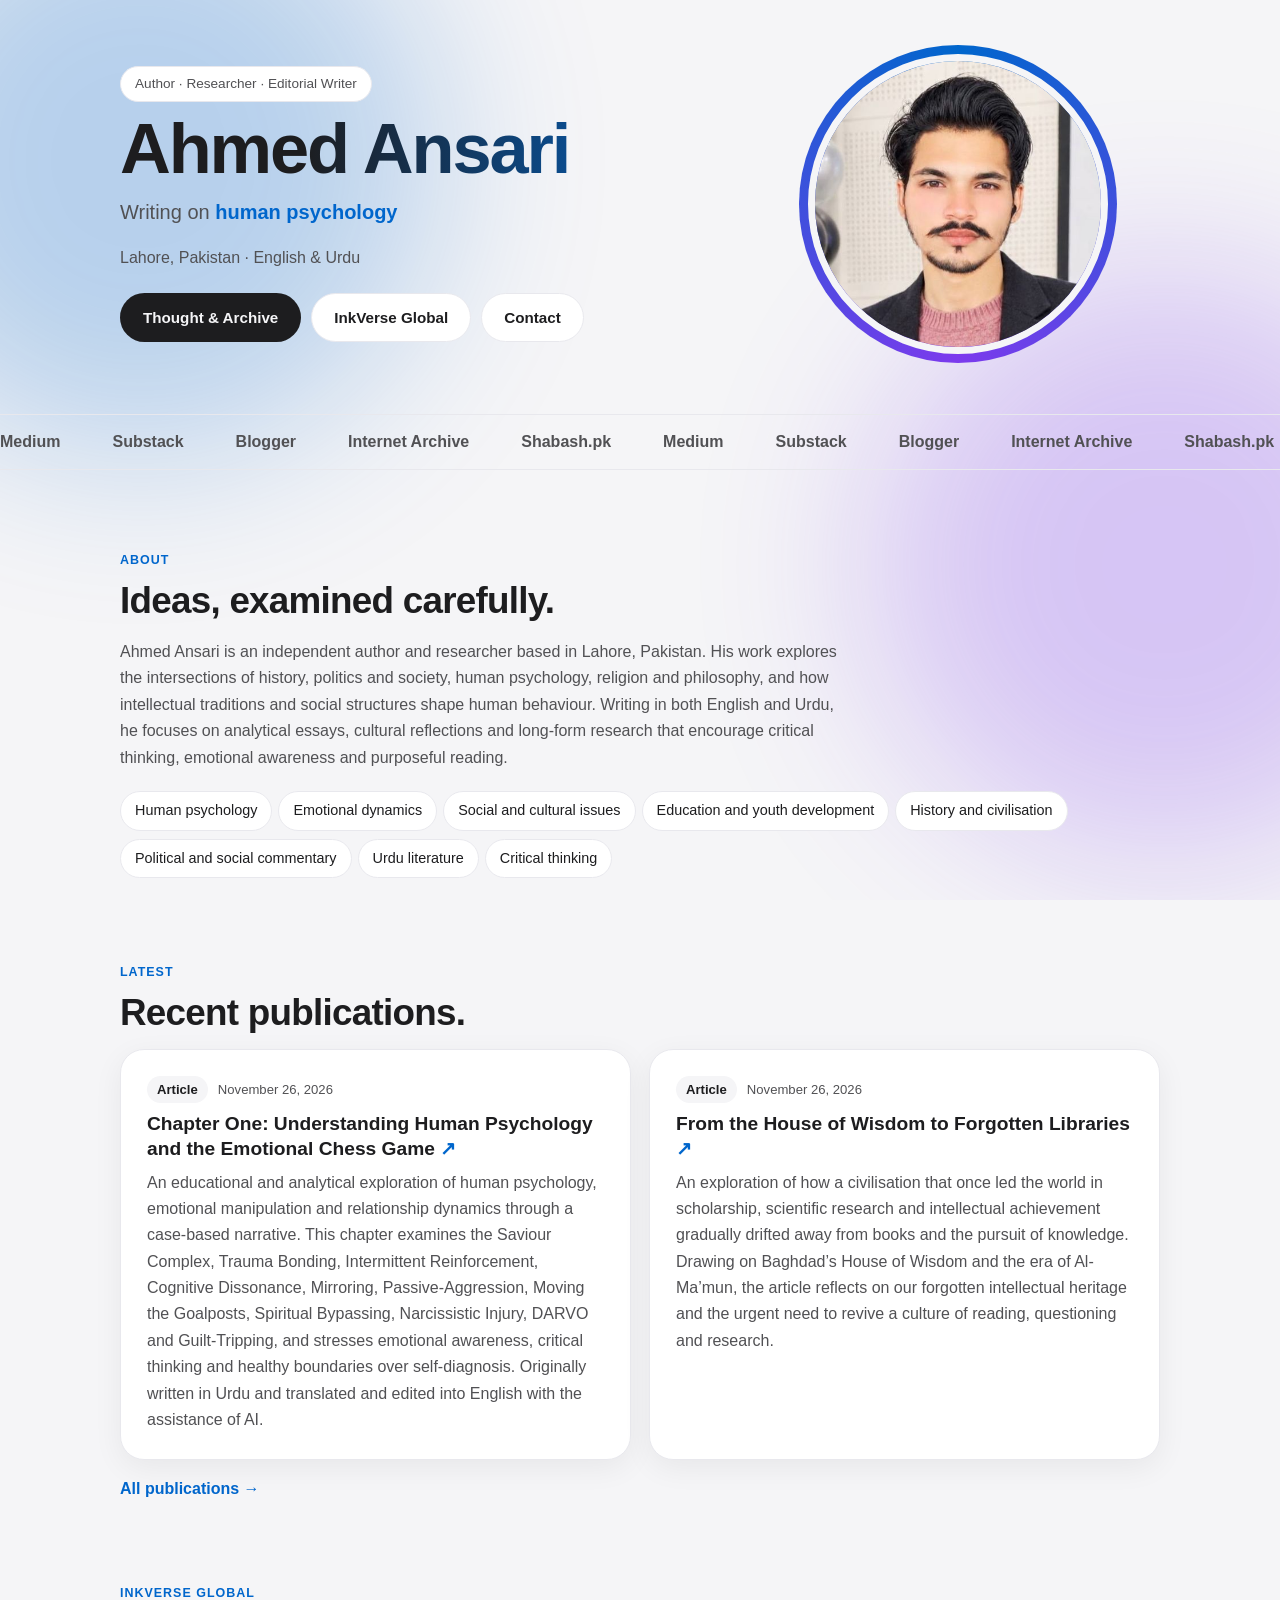
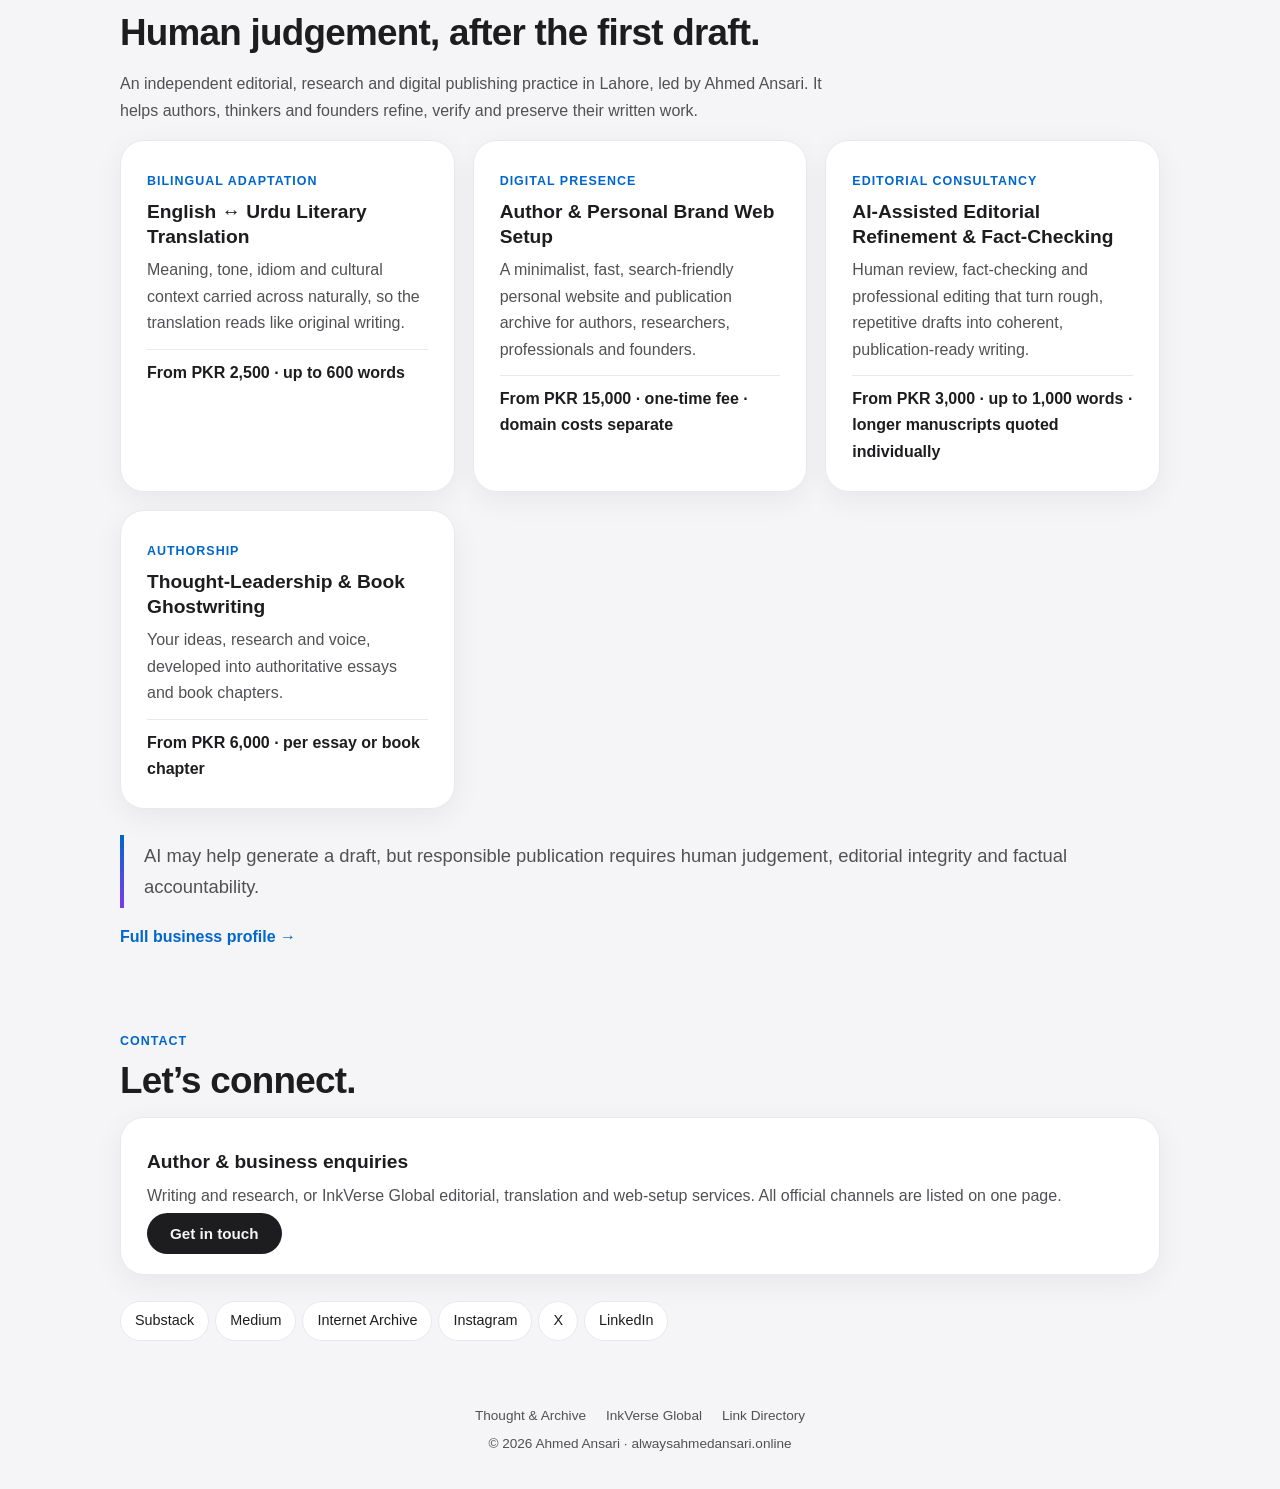
<file: index.html>
<!DOCTYPE html>
<html lang="en">
<head>
<meta charset="UTF-8">
<meta name="viewport" content="width=device-width, initial-scale=1, viewport-fit=cover">
<meta name="msvalidate.01" content="8CFB88C81E856DC0EEF3032258684194">
<title>Ahmed Ansari — Author &amp; Researcher | Lahore</title>
<meta name="description" content="Official profile of Ahmed Ansari, an author and researcher based in Lahore, Pakistan, exploring history, politics, human psychology, religion, and philosophy in English and Urdu.">
<meta name="robots" content="index, follow">
<link rel="canonical" href="https://alwaysahmedansari.online/">
<link rel="icon" href="favicon.svg" type="image/svg+xml">
<meta property="og:type" content="website">
<meta property="og:site_name" content="Ahmed Ansari">
<meta property="og:title" content="Ahmed Ansari — Author &amp; Researcher | Lahore">
<meta property="og:description" content="Official profile of Ahmed Ansari, an author and researcher based in Lahore, Pakistan, exploring history, politics, human psychology, religion, and philosophy in English and Urdu.">
<meta property="og:url" content="https://alwaysahmedansari.online/">
<meta property="og:image" content="https://alwaysahmedansari.online/images/ahmed-ansari-author-lahore.jpg">
<meta name="twitter:card" content="summary">
<script type="application/ld+json">
{
  "@context": "https://schema.org",
  "@graph": [
    {
      "@type": "ProfilePage",
      "@id": "https://alwaysahmedansari.online/#profile",
      "url": "https://alwaysahmedansari.online/",
      "name": "Ahmed Ansari — Author & Researcher | Lahore",
      "dateModified": "2026-11-28",
      "mainEntity": {
        "@id": "https://alwaysahmedansari.online/#person"
      }
    },
    {
      "@type": "Person",
      "@id": "https://alwaysahmedansari.online/#person",
      "name": "Ahmed Ansari",
      "alternateName": "alwaysahmedansari",
      "jobTitle": "Author, Researcher and Editorial Writer",
      "description": "Ahmed Ansari is an author and independent researcher based in Lahore, Pakistan. His work examines history, politics, human psychology, religion, and philosophy in both English and Urdu.",
      "url": "https://alwaysahmedansari.online/",
      "image": "https://alwaysahmedansari.online/images/ahmed-ansari-author-lahore.jpg",
      "homeLocation": {
        "@type": "Place",
        "name": "Lahore, Pakistan"
      },
      "knowsLanguage": [
        "en",
        "ur"
      ],
      "knowsAbout": [
        "Human psychology",
        "Emotional dynamics",
        "Social and cultural issues",
        "Education and youth development",
        "History and civilisation",
        "Political and social commentary",
        "Urdu literature",
        "Critical thinking"
      ],
      "worksFor": {
        "@type": "Organization",
        "@id": "https://alwaysahmedansari.online/inkverse.html#org",
        "name": "InkVerse Global",
        "url": "https://alwaysahmedansari.online/inkverse.html"
      },
      "sameAs": [
        "https://linktr.ee/theahmedansari",
        "https://substack.com/@alwaysahmedansari",
        "https://medium.com/@alwaysahmedansari",
        "https://www.quora.com/profile/Ahmed-Ansari-459",
        "https://archive.org/details/@ahmed_ansari520/uploads",
        "https://www.instagram.com/alwaysahmedansari/",
        "https://www.threads.com/@alwaysahmedansari",
        "https://www.tiktok.com/@alwaysahmedansari",
        "https://youtube.com/@alwaysahmedansari",
        "https://pin.it/2snT1WYEr",
        "https://x.com/ahmedansari22",
        "https://t.me/alwaysahmedansari",
        "https://wa.me/923160438131",
        "https://www.snapchat.com/add/alwaysahmed7",
        "https://www.linkedin.com/in/ahmed-ansari-633883397/",
        "https://github.com/alwaysahmedansari",
        "https://www.reddit.com/u/alwaysahmedansari/",
        "https://bsky.app/profile/alwaysahmedansari.bsky.social"
      ]
    }
  ]
}
</script>
<link rel="stylesheet" href="style.css">
<script>document.documentElement.classList.add('js')</script>
<script src="script.js" defer></script>
</head>
<body>
<div id="pg"></div>
<div class="aur"><i></i><i></i></div>

<main id="top">
<section class="sec hero">
<div>
<span class="pill u">Author · Researcher · Editorial Writer</span>
<h1 class="u" style="--d:.1s">Ahmed Ansari</h1>
<p class="rot u" style="--d:.2s">Writing on <b id="w">human psychology</b></p>
<p class="u" style="--d:.3s;color:var(--mu)">Lahore, Pakistan · English &amp; Urdu</p>
<div class="btns u" style="--d:.4s"><a class="b p" href="archive.html">Thought &amp; Archive</a><a class="b" href="inkverse.html">InkVerse Global</a><a class="b" href="#contact">Contact</a></div>
</div>
<div class="ph"><img src="images/ahmed-ansari-author-lahore.jpg" width="500" height="500" alt="Ahmed Ansari, author and researcher based in Lahore, Pakistan"></div>
</section>
<div class="mq" aria-hidden="true"><div><span>Medium</span><span>Substack</span><span>Blogger</span><span>Internet Archive</span><span>Shabash.pk</span><span>Medium</span><span>Substack</span><span>Blogger</span><span>Internet Archive</span><span>Shabash.pk</span></div></div>

<section class="sec" id="about">
<div class="rv"><span class="lb">About</span><h2>Ideas, examined carefully.</h2>
<p style="color:var(--mu);max-width:720px">Ahmed Ansari is an independent author and researcher based in Lahore, Pakistan. His work explores the intersections of history, politics and society, human psychology, religion and philosophy, and how intellectual traditions and social structures shape human behaviour. Writing in both English and Urdu, he focuses on analytical essays, cultural reflections and long-form research that encourage critical thinking, emotional awareness and purposeful reading.</p></div>
<div class="tags rv"><span>Human psychology</span><span>Emotional dynamics</span><span>Social and cultural issues</span><span>Education and youth development</span><span>History and civilisation</span><span>Political and social commentary</span><span>Urdu literature</span><span>Critical thinking</span></div>
</section>

<section class="sec" id="archive">
<div class="rv"><span class="lb">Latest</span><h2>Recent publications.</h2></div>
<div class="g" id="latest">
<article class="entry-card" data-c="pdf">
  <div class="entry-meta"><span class="badge">Article</span><time datetime="2026-11-26">November 26, 2026</time></div>
  <h2><a href="https://archive.org/details/chapter-one-understanding-human-psychology-and-the-emotional-chess-game" target="_blank" rel="noopener noreferrer">Chapter One: Understanding Human Psychology and the Emotional Chess Game</a></h2>
  <p>An educational and analytical exploration of human psychology, emotional manipulation and relationship dynamics through a case-based narrative. This chapter examines the Saviour Complex, Trauma Bonding, Intermittent Reinforcement, Cognitive Dissonance, Mirroring, Passive-Aggression, Moving the Goalposts, Spiritual Bypassing, Narcissistic Injury, DARVO and Guilt-Tripping, and stresses emotional awareness, critical thinking and healthy boundaries over self-diagnosis. Originally written in Urdu and translated and edited into English with the assistance of AI.</p>
</article>
<article class="entry-card" data-c="en">
  <div class="entry-meta"><span class="badge">Article</span><time datetime="2026-11-26">November 26, 2026</time></div>
  <h2><a href="https://medium.com/@alwaysahmedansari/from-the-house-of-wisdom-to-forgotten-libraries-1f0544cc2c1e" target="_blank" rel="noopener noreferrer">From the House of Wisdom to Forgotten Libraries</a></h2>
  <p>An exploration of how a civilisation that once led the world in scholarship, scientific research and intellectual achievement gradually drifted away from books and the pursuit of knowledge. Drawing on Baghdad’s House of Wisdom and the era of Al-Ma’mun, the article reflects on our forgotten intellectual heritage and the urgent need to revive a culture of reading, questioning and research.</p>
</article>
</div>
<p class="more rv"><a href="archive.html">All publications →</a></p>
</section>

<section class="sec" id="inkverse">
<div class="rv"><span class="lb">InkVerse Global</span><h2>Human judgement, after the first draft.</h2>
<p style="color:var(--mu);max-width:720px">An independent editorial, research and digital publishing practice in Lahore, led by Ahmed Ansari. It helps authors, thinkers and founders refine, verify and preserve their written work.</p></div>
<div class="g">
<div class="card rv"><span class="lb">Bilingual adaptation</span><h3>English ↔ Urdu Literary Translation</h3><p>Meaning, tone, idiom and cultural context carried across naturally, so the translation reads like original writing.</p><div class="pr">From PKR 2,500 · up to 600 words</div></div>
<div class="card rv"><span class="lb">Digital presence</span><h3>Author &amp; Personal Brand Web Setup</h3><p>A minimalist, fast, search-friendly personal website and publication archive for authors, researchers, professionals and founders.</p><div class="pr">From PKR 15,000 · one-time fee · domain costs separate</div></div>
<div class="card rv"><span class="lb">Editorial consultancy</span><h3>AI-Assisted Editorial Refinement &amp; Fact-Checking</h3><p>Human review, fact-checking and professional editing that turn rough, repetitive drafts into coherent, publication-ready writing.</p><div class="pr">From PKR 3,000 · up to 1,000 words · longer manuscripts quoted individually</div></div>
<div class="card rv"><span class="lb">Authorship</span><h3>Thought-Leadership &amp; Book Ghostwriting</h3><p>Your ideas, research and voice, developed into authoritative essays and book chapters.</p><div class="pr">From PKR 6,000 · per essay or book chapter</div></div>
</div>
<blockquote class="rv">AI may help generate a draft, but responsible publication requires human judgement, editorial integrity and factual accountability.</blockquote>
<p class="more rv"><a href="inkverse.html">Full business profile →</a></p>
</section>

<section class="sec" id="contact">
<div class="rv"><span class="lb">Contact</span><h2>Let’s connect.</h2></div>
<div class="g"><div class="card rv"><h3>Author &amp; business enquiries</h3><p>Writing and research, or InkVerse Global editorial, translation and web-setup services. All official channels are listed on one page.</p><a class="b p" href="https://linktr.ee/theahmedansari" target="_blank" rel="me">Get in touch</a></div></div>
<div class="tags rv" style="margin-top:22px"><a href="https://substack.com/@alwaysahmedansari" target="_blank" rel="me"><span>Substack</span></a><a href="https://medium.com/@alwaysahmedansari" target="_blank" rel="me"><span>Medium</span></a><a href="https://archive.org/details/@ahmed_ansari520/uploads" target="_blank" rel="me"><span>Internet Archive</span></a><a href="https://www.instagram.com/alwaysahmedansari/" target="_blank" rel="me"><span>Instagram</span></a><a href="https://x.com/ahmedansari22" target="_blank" rel="me"><span>X</span></a><a href="https://www.linkedin.com/in/ahmed-ansari-633883397/" target="_blank" rel="me"><span>LinkedIn</span></a></div>
</section>
</main>
<footer>
<div class="fl"><a href="archive.html">Thought &amp; Archive</a><a href="inkverse.html">InkVerse Global</a><a href="directory.html">Link Directory</a></div>
<p>© 2026 Ahmed Ansari · alwaysahmedansari.online</p>
</footer>
</body>
</html>
</file>
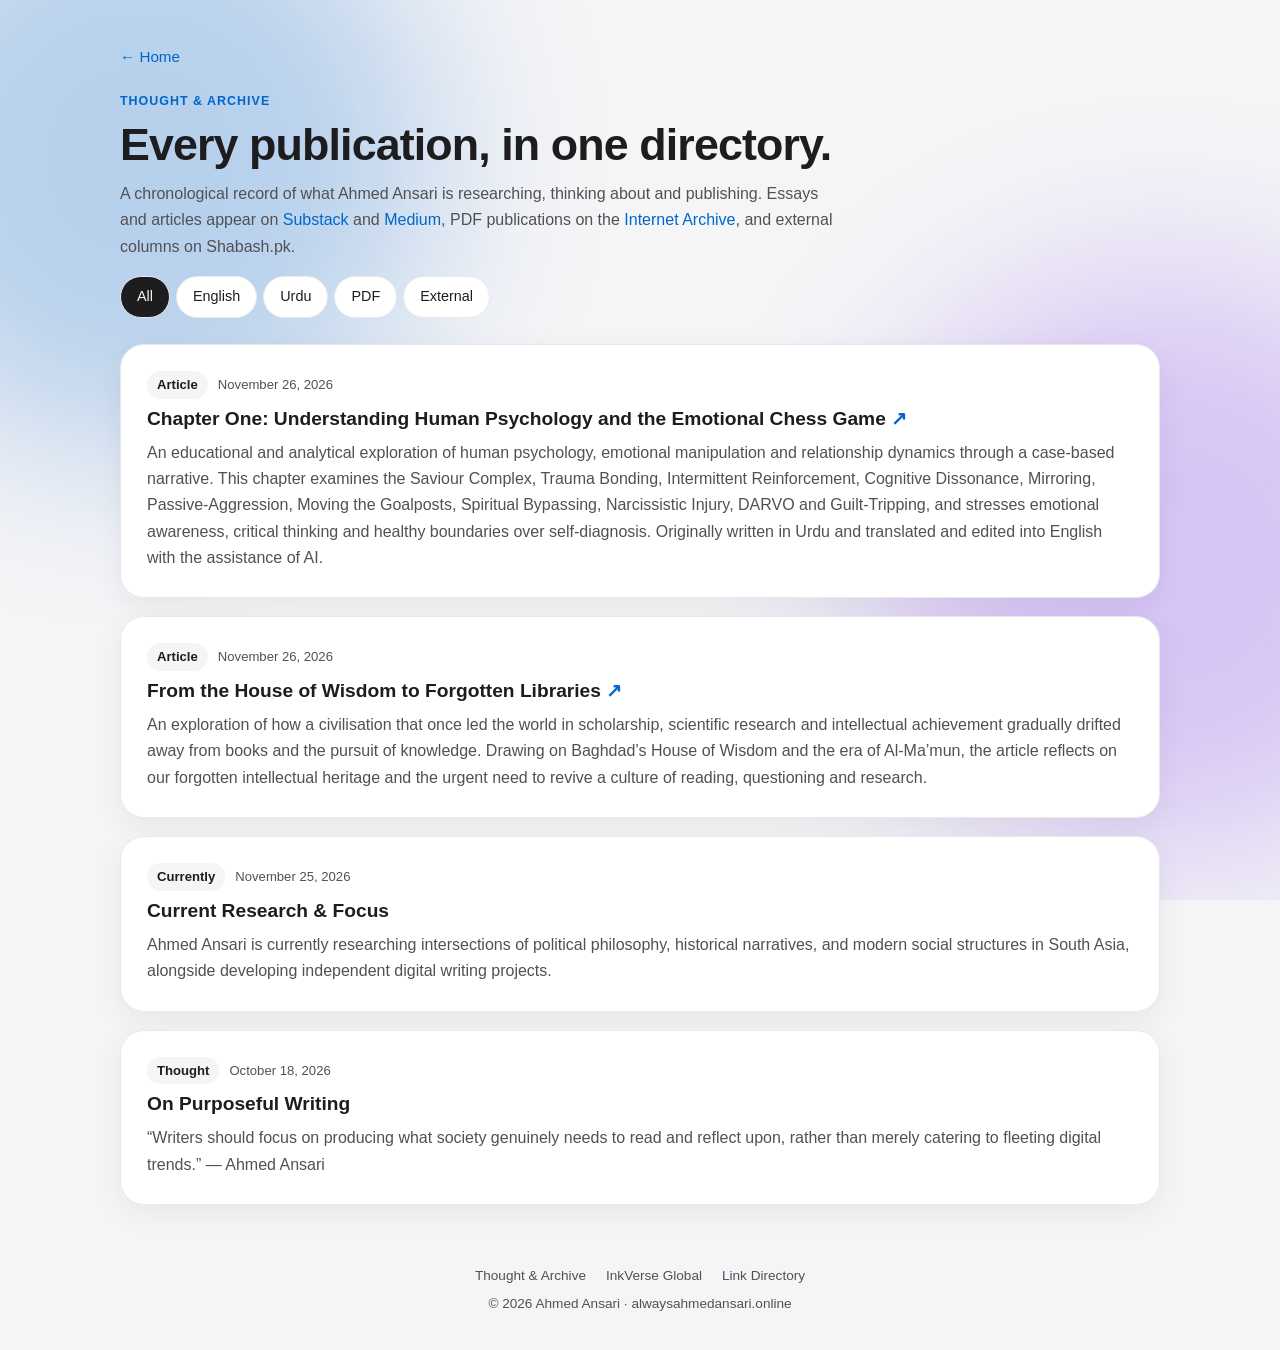
<file: archive.html>
<!DOCTYPE html>
<html lang="en">
<head>
<meta charset="UTF-8">
<meta name="viewport" content="width=device-width, initial-scale=1, viewport-fit=cover">
<meta name="msvalidate.01" content="8CFB88C81E856DC0EEF3032258684194">
<title>Thought &amp; Archive — Ahmed Ansari</title>
<meta name="description" content="A chronological record of articles, essays, PDF publications and thoughts by Ahmed Ansari on Medium, Substack, the Internet Archive and Shabash.pk.">
<meta name="robots" content="index, follow">
<link rel="canonical" href="https://alwaysahmedansari.online/archive.html">
<link rel="icon" href="favicon.svg" type="image/svg+xml">
<meta property="og:type" content="website">
<meta property="og:site_name" content="Ahmed Ansari">
<meta property="og:title" content="Thought &amp; Archive — Ahmed Ansari">
<meta property="og:description" content="A chronological record of articles, essays, PDF publications and thoughts by Ahmed Ansari on Medium, Substack, the Internet Archive and Shabash.pk.">
<meta property="og:url" content="https://alwaysahmedansari.online/archive.html">
<meta property="og:image" content="https://alwaysahmedansari.online/images/ahmed-ansari-author-lahore.jpg">
<meta name="twitter:card" content="summary">
<script type="application/ld+json">
{
  "@context": "https://schema.org",
  "@graph": [
    {
      "@type": "CollectionPage",
      "@id": "https://alwaysahmedansari.online/archive.html#page",
      "url": "https://alwaysahmedansari.online/archive.html",
      "name": "Thought & Archive — Ahmed Ansari",
      "description": "A chronological record of articles, essays, PDF publications and thoughts by Ahmed Ansari.",
      "dateModified": "2026-11-28",
      "author": {
        "@id": "https://alwaysahmedansari.online/#person"
      },
      "isPartOf": {
        "@type": "WebSite",
        "name": "Ahmed Ansari",
        "url": "https://alwaysahmedansari.online/"
      }
    },
    {
      "@type": "Person",
      "@id": "https://alwaysahmedansari.online/#person",
      "name": "Ahmed Ansari",
      "url": "https://alwaysahmedansari.online/"
    },
    {
      "@type": "BreadcrumbList",
      "itemListElement": [
        {
          "@type": "ListItem",
          "position": 1,
          "name": "Home",
          "item": "https://alwaysahmedansari.online/"
        },
        {
          "@type": "ListItem",
          "position": 2,
          "name": "Thought & Archive",
          "item": "https://alwaysahmedansari.online/archive.html"
        }
      ]
    }
  ]
}
</script>
<link rel="stylesheet" href="style.css">
<script>document.documentElement.classList.add('js')</script>
<script src="script.js" defer></script>
</head>
<body>
<div id="pg"></div>
<div class="aur"><i></i><i></i></div>

<main class="sec top list">
<a class="back" href="index.html">← Home</a>
<header class="page-head">
<span class="lb">Thought &amp; Archive</span>
<h1>Every publication, in one directory.</h1>
<p>A chronological record of what Ahmed Ansari is researching, thinking about and publishing. Essays and articles appear on <a href="https://substack.com/@alwaysahmedansari" target="_blank" rel="me">Substack</a> and <a href="https://medium.com/@alwaysahmedansari" target="_blank" rel="me">Medium</a>, PDF publications on the <a href="https://archive.org/details/@ahmed_ansari520/uploads" target="_blank" rel="me">Internet Archive</a>, and external columns on Shabash.pk.</p>
<button class="f on" data-f="all">All</button><button class="f" data-f="en">English</button><button class="f" data-f="ur">Urdu</button><button class="f" data-f="pdf">PDF</button><button class="f" data-f="ext">External</button>
</header>
<!-- NEW ENTRIES: insert each new article.entry-card immediately below this comment, newest first -->
<article class="entry-card" data-c="pdf">
  <div class="entry-meta"><span class="badge">Article</span><time datetime="2026-11-26">November 26, 2026</time></div>
  <h2><a href="https://archive.org/details/chapter-one-understanding-human-psychology-and-the-emotional-chess-game" target="_blank" rel="noopener noreferrer">Chapter One: Understanding Human Psychology and the Emotional Chess Game</a></h2>
  <p>An educational and analytical exploration of human psychology, emotional manipulation and relationship dynamics through a case-based narrative. This chapter examines the Saviour Complex, Trauma Bonding, Intermittent Reinforcement, Cognitive Dissonance, Mirroring, Passive-Aggression, Moving the Goalposts, Spiritual Bypassing, Narcissistic Injury, DARVO and Guilt-Tripping, and stresses emotional awareness, critical thinking and healthy boundaries over self-diagnosis. Originally written in Urdu and translated and edited into English with the assistance of AI.</p>
</article>
<article class="entry-card" data-c="en">
  <div class="entry-meta"><span class="badge">Article</span><time datetime="2026-11-26">November 26, 2026</time></div>
  <h2><a href="https://medium.com/@alwaysahmedansari/from-the-house-of-wisdom-to-forgotten-libraries-1f0544cc2c1e" target="_blank" rel="noopener noreferrer">From the House of Wisdom to Forgotten Libraries</a></h2>
  <p>An exploration of how a civilisation that once led the world in scholarship, scientific research and intellectual achievement gradually drifted away from books and the pursuit of knowledge. Drawing on Baghdad’s House of Wisdom and the era of Al-Ma’mun, the article reflects on our forgotten intellectual heritage and the urgent need to revive a culture of reading, questioning and research.</p>
</article>
<article class="entry-card">
  <div class="entry-meta"><span class="badge">Currently</span><time datetime="2026-11-25">November 25, 2026</time></div>
  <h2>Current Research &amp; Focus</h2>
  <p>Ahmed Ansari is currently researching intersections of political philosophy, historical narratives, and modern social structures in South Asia, alongside developing independent digital writing projects.</p>
</article>
<article class="entry-card">
  <div class="entry-meta"><span class="badge">Thought</span><time datetime="2026-10-18">October 18, 2026</time></div>
  <h2>On Purposeful Writing</h2>
  <p>“Writers should focus on producing what society genuinely needs to read and reflect upon, rather than merely catering to fleeting digital trends.” — Ahmed Ansari</p>
</article>
<p id="em" hidden class="card">No entries in this category yet.</p>
</main>
<footer>
<div class="fl"><a href="archive.html">Thought &amp; Archive</a><a href="inkverse.html">InkVerse Global</a><a href="directory.html">Link Directory</a></div>
<p>© 2026 Ahmed Ansari · alwaysahmedansari.online</p>
</footer>
</body>
</html>
</file>
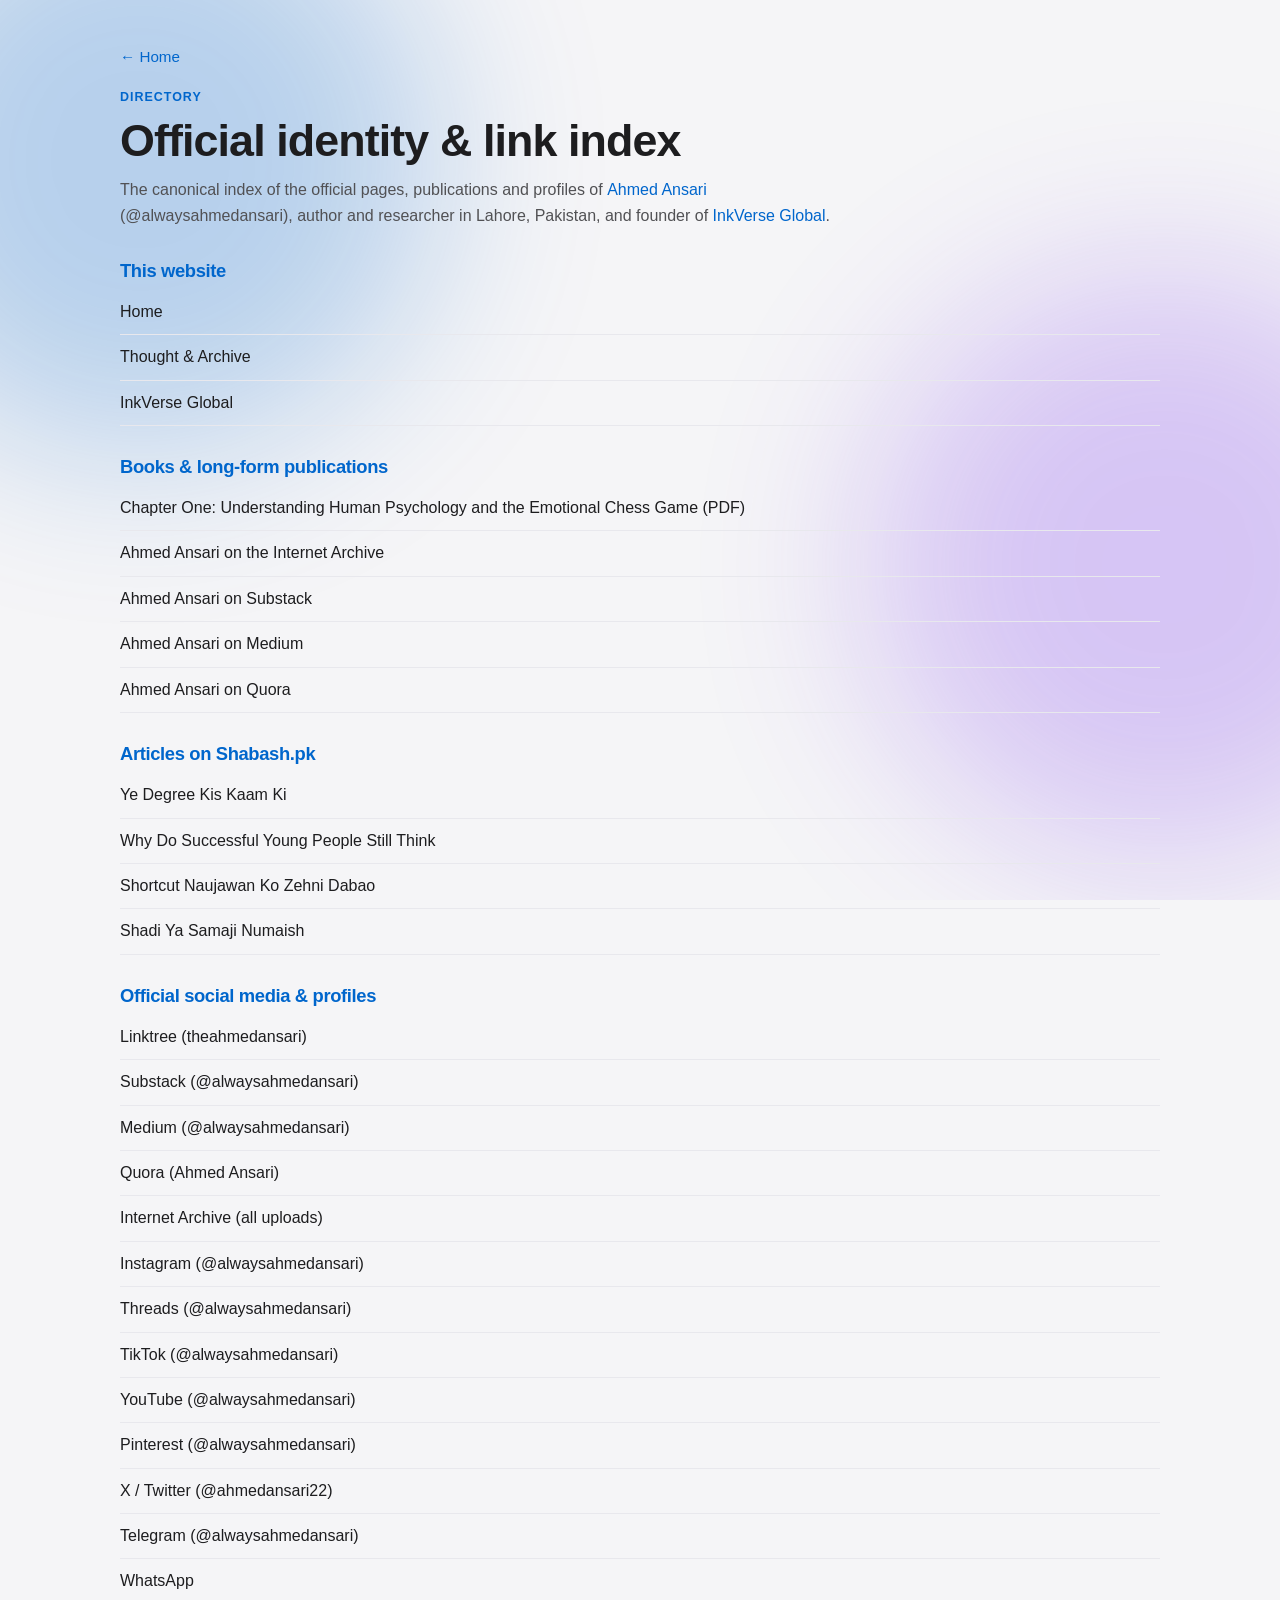
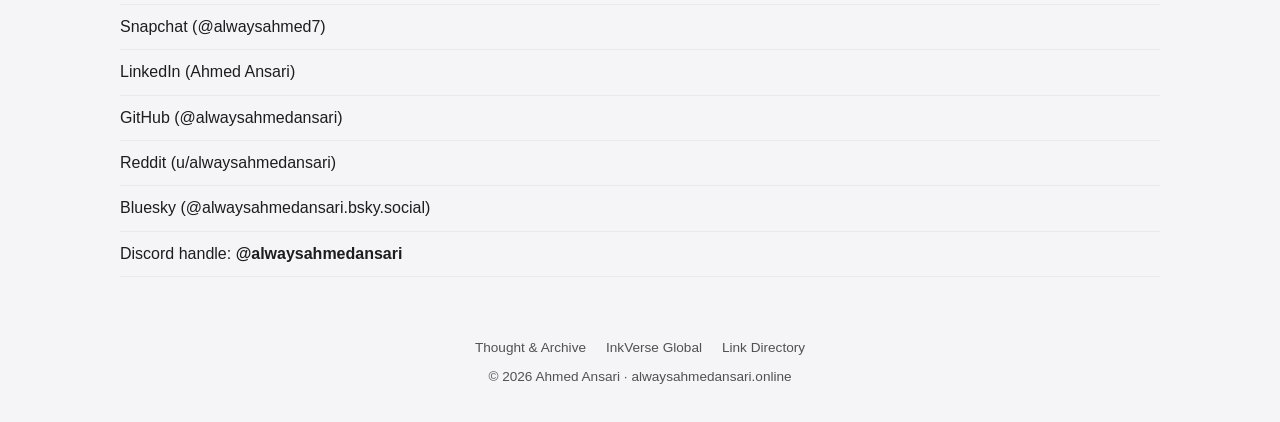
<file: directory.html>
<!DOCTYPE html>
<html lang="en">
<head>
<meta charset="UTF-8">
<meta name="viewport" content="width=device-width, initial-scale=1, viewport-fit=cover">
<meta name="msvalidate.01" content="8CFB88C81E856DC0EEF3032258684194">
<title>Official Link Directory — Ahmed Ansari</title>
<meta name="description" content="Complete verified index of the official profiles, publications and articles of Ahmed Ansari (alwaysahmedansari) from Lahore, Pakistan.">
<meta name="robots" content="index, follow">
<link rel="canonical" href="https://alwaysahmedansari.online/directory.html">
<link rel="icon" href="favicon.svg" type="image/svg+xml">
<meta property="og:type" content="website">
<meta property="og:site_name" content="Ahmed Ansari">
<meta property="og:title" content="Official Link Directory — Ahmed Ansari">
<meta property="og:description" content="Complete verified index of the official profiles, publications and articles of Ahmed Ansari (alwaysahmedansari) from Lahore, Pakistan.">
<meta property="og:url" content="https://alwaysahmedansari.online/directory.html">
<meta property="og:image" content="https://alwaysahmedansari.online/images/ahmed-ansari-author-lahore.jpg">
<meta name="twitter:card" content="summary">
<script type="application/ld+json">
{
  "@context": "https://schema.org",
  "@type": "CollectionPage",
  "url": "https://alwaysahmedansari.online/directory.html",
  "name": "Official Link Directory — Ahmed Ansari",
  "description": "Complete verified index of the official profiles, publications and articles of Ahmed Ansari.",
  "about": {
    "@id": "https://alwaysahmedansari.online/#person"
  },
  "author": {
    "@id": "https://alwaysahmedansari.online/#person"
  }
}
</script>
<link rel="stylesheet" href="style.css">
<script>document.documentElement.classList.add('js')</script>
<script src="script.js" defer></script>
</head>
<body>
<div id="pg"></div>
<div class="aur"><i></i><i></i></div>

<main class="sec top dir">
<a class="back" href="index.html">← Home</a>
<header class="page-head"><span class="lb">Directory</span><h1>Official identity &amp; link index</h1>
<p>The canonical index of the official pages, publications and profiles of <a href="index.html">Ahmed Ansari</a> (@alwaysahmedansari), author and researcher in Lahore, Pakistan, and founder of <a href="inkverse.html">InkVerse Global</a>.</p></header>
<h2>This website</h2><ul><li><a href="index.html">Home</a></li><li><a href="archive.html">Thought &amp; Archive</a></li><li><a href="inkverse.html">InkVerse Global</a></li></ul>
<h2>Books &amp; long-form publications</h2><ul><li><a href="https://archive.org/details/chapter-one-understanding-human-psychology-and-the-emotional-chess-game" target="_blank" rel="me">Chapter One: Understanding Human Psychology and the Emotional Chess Game (PDF)</a></li><li><a href="https://archive.org/details/@ahmed_ansari520/uploads" target="_blank" rel="me">Ahmed Ansari on the Internet Archive</a></li><li><a href="https://substack.com/@alwaysahmedansari" target="_blank" rel="me">Ahmed Ansari on Substack</a></li><li><a href="https://medium.com/@alwaysahmedansari" target="_blank" rel="me">Ahmed Ansari on Medium</a></li><li><a href="https://www.quora.com/profile/Ahmed-Ansari-459" target="_blank" rel="me">Ahmed Ansari on Quora</a></li></ul>
<h2>Articles on Shabash.pk</h2><ul><li><a href="https://shabash.pk/ye-degree-kis-kaam-ki/" target="_blank" rel="me">Ye Degree Kis Kaam Ki</a></li><li><a href="https://shabash.pk/why-do-successful-young-people-still-think/" target="_blank" rel="me">Why Do Successful Young People Still Think</a></li><li><a href="https://shabash.pk/shortcut-naujawan-ko-zehni-dabao/" target="_blank" rel="me">Shortcut Naujawan Ko Zehni Dabao</a></li><li><a href="https://shabash.pk/shadi-ya-samaji-numaish/" target="_blank" rel="me">Shadi Ya Samaji Numaish</a></li></ul>
<h2>Official social media &amp; profiles</h2><ul><li><a href="https://linktr.ee/theahmedansari" target="_blank" rel="me">Linktree (theahmedansari)</a></li><li><a href="https://substack.com/@alwaysahmedansari" target="_blank" rel="me">Substack (@alwaysahmedansari)</a></li><li><a href="https://medium.com/@alwaysahmedansari" target="_blank" rel="me">Medium (@alwaysahmedansari)</a></li><li><a href="https://www.quora.com/profile/Ahmed-Ansari-459" target="_blank" rel="me">Quora (Ahmed Ansari)</a></li><li><a href="https://archive.org/details/@ahmed_ansari520/uploads" target="_blank" rel="me">Internet Archive (all uploads)</a></li><li><a href="https://www.instagram.com/alwaysahmedansari/" target="_blank" rel="me">Instagram (@alwaysahmedansari)</a></li><li><a href="https://www.threads.com/@alwaysahmedansari" target="_blank" rel="me">Threads (@alwaysahmedansari)</a></li><li><a href="https://www.tiktok.com/@alwaysahmedansari" target="_blank" rel="me">TikTok (@alwaysahmedansari)</a></li><li><a href="https://youtube.com/@alwaysahmedansari" target="_blank" rel="me">YouTube (@alwaysahmedansari)</a></li><li><a href="https://pin.it/2snT1WYEr" target="_blank" rel="me">Pinterest (@alwaysahmedansari)</a></li><li><a href="https://x.com/ahmedansari22" target="_blank" rel="me">X / Twitter (@ahmedansari22)</a></li><li><a href="https://t.me/alwaysahmedansari" target="_blank" rel="me">Telegram (@alwaysahmedansari)</a></li><li><a href="https://wa.me/923160438131" target="_blank" rel="me">WhatsApp</a></li><li><a href="https://www.snapchat.com/add/alwaysahmed7" target="_blank" rel="me">Snapchat (@alwaysahmed7)</a></li><li><a href="https://www.linkedin.com/in/ahmed-ansari-633883397/" target="_blank" rel="me">LinkedIn (Ahmed Ansari)</a></li><li><a href="https://github.com/alwaysahmedansari" target="_blank" rel="me">GitHub (@alwaysahmedansari)</a></li><li><a href="https://www.reddit.com/u/alwaysahmedansari/" target="_blank" rel="me">Reddit (u/alwaysahmedansari)</a></li><li><a href="https://bsky.app/profile/alwaysahmedansari.bsky.social" target="_blank" rel="me">Bluesky (@alwaysahmedansari.bsky.social)</a></li><li>Discord handle: <strong>@alwaysahmedansari</strong></li></ul>
</main>
<footer>
<div class="fl"><a href="archive.html">Thought &amp; Archive</a><a href="inkverse.html">InkVerse Global</a><a href="directory.html">Link Directory</a></div>
<p>© 2026 Ahmed Ansari · alwaysahmedansari.online</p>
</footer>
</body>
</html>
</file>
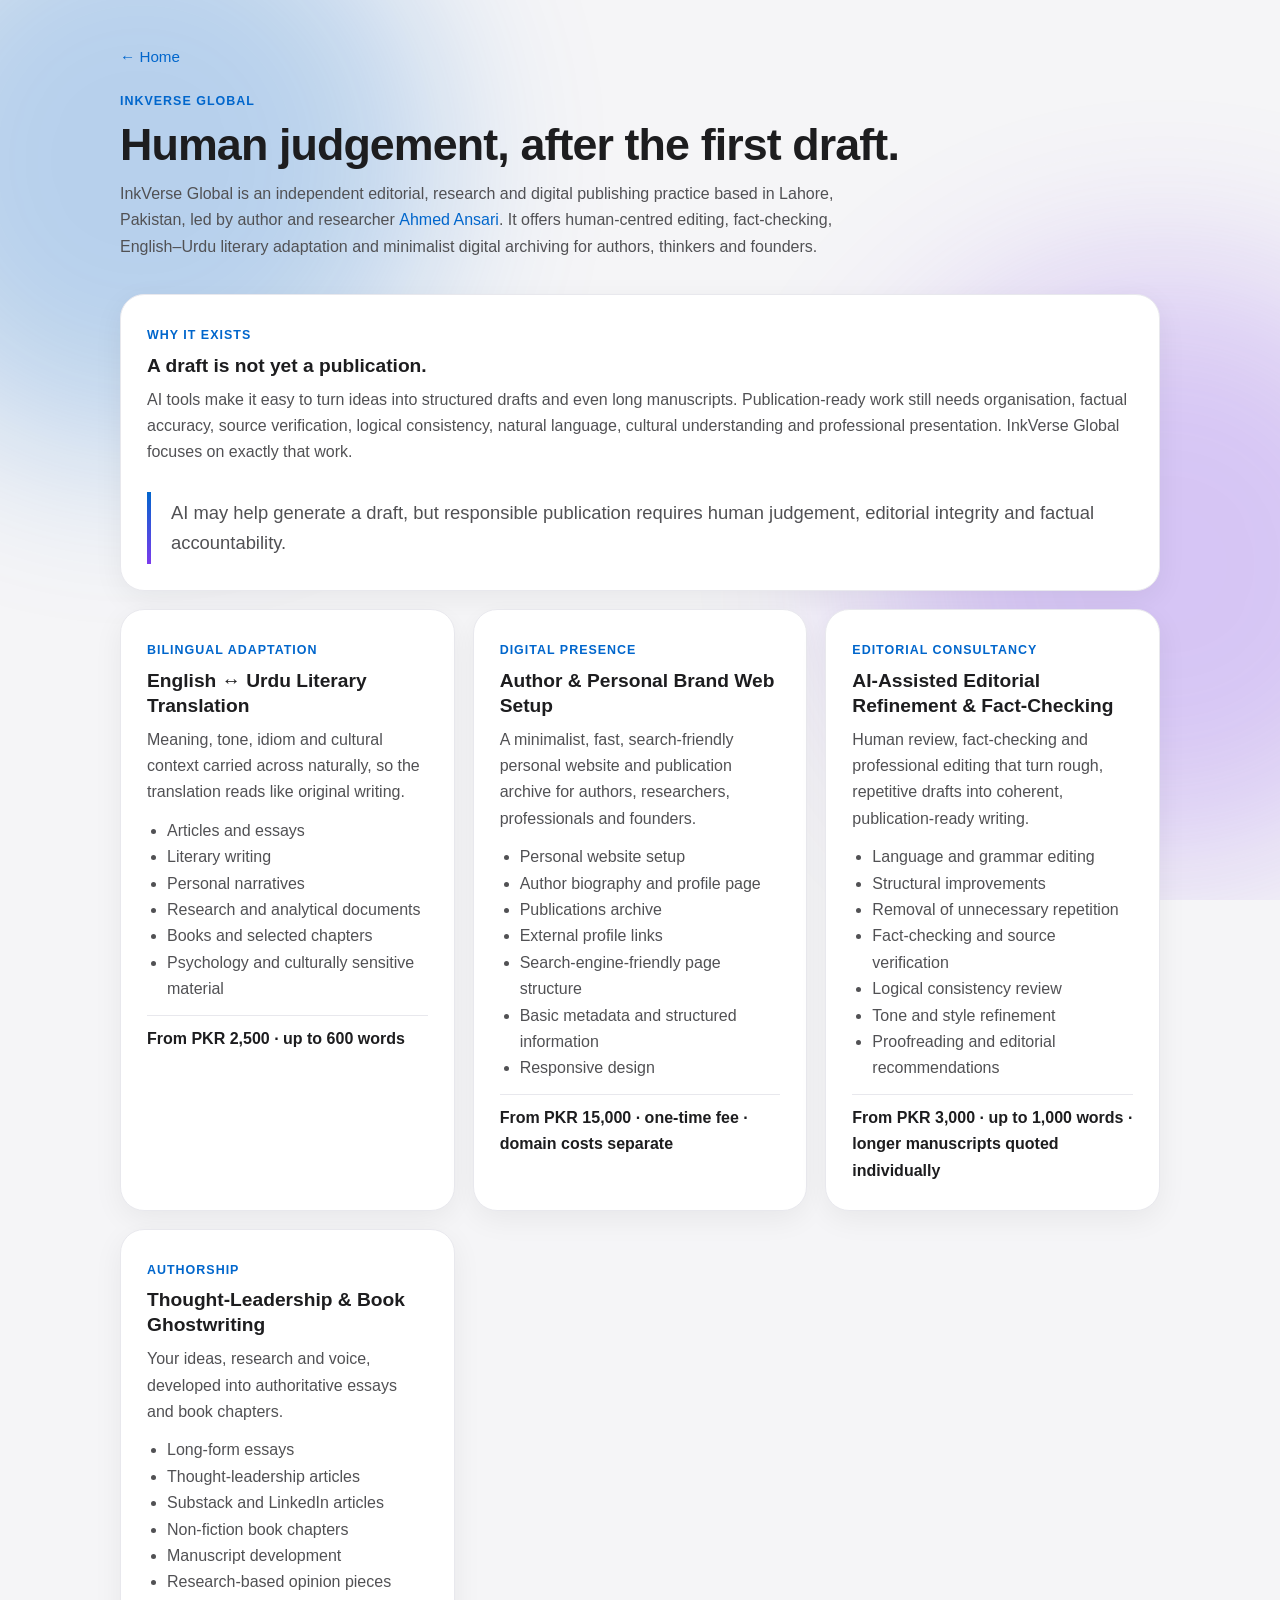
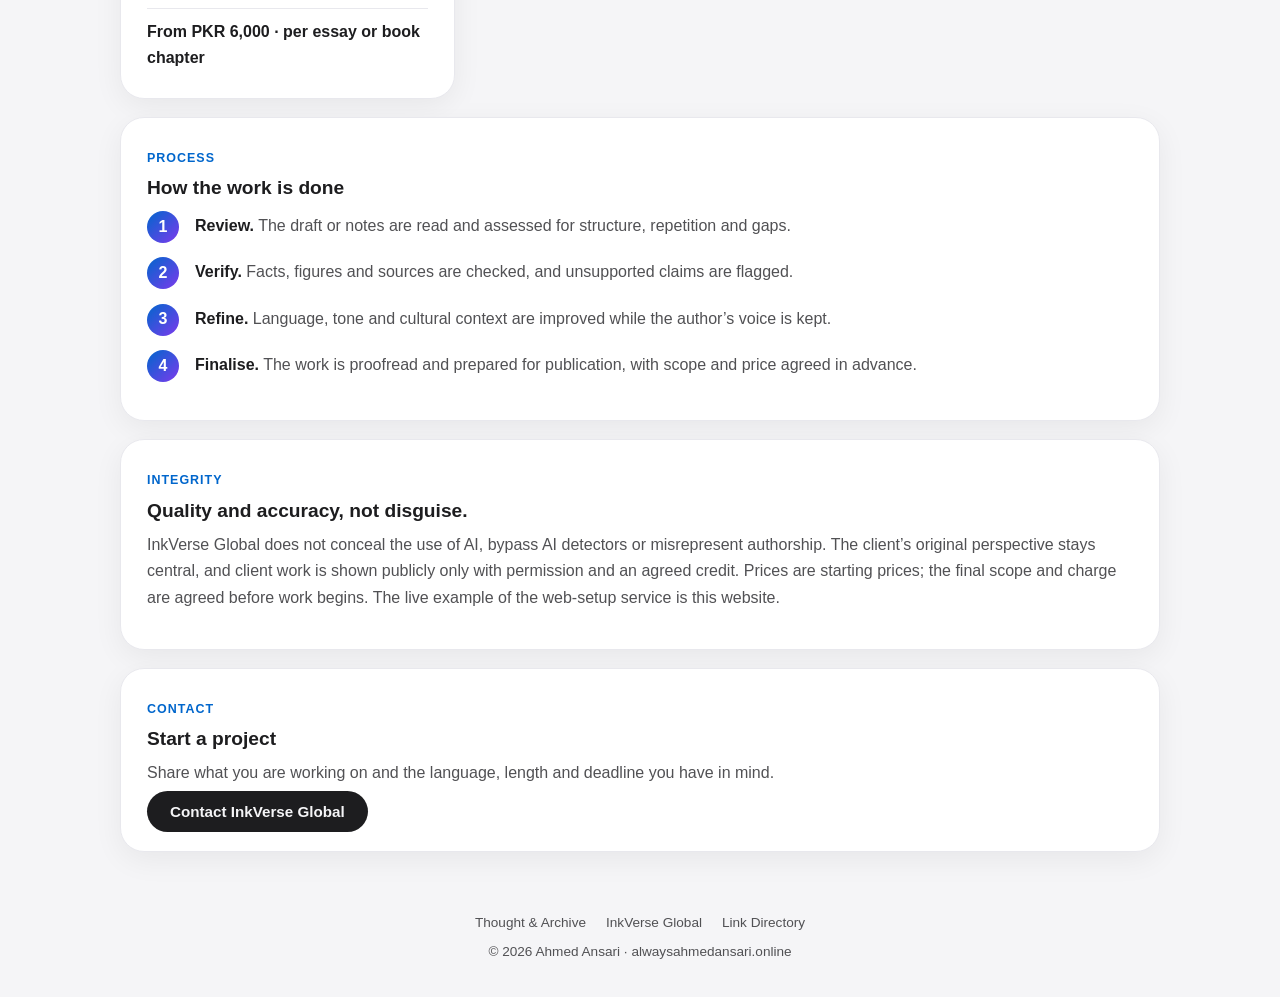
<file: inkverse.html>
<!DOCTYPE html>
<html lang="en">
<head>
<meta charset="UTF-8">
<meta name="viewport" content="width=device-width, initial-scale=1, viewport-fit=cover">
<meta name="msvalidate.01" content="8CFB88C81E856DC0EEF3032258684194">
<title>InkVerse Global — Editorial, Research &amp; Digital Publishing | Lahore</title>
<meta name="description" content="InkVerse Global is an independent editorial, research and digital publishing practice in Lahore, Pakistan, led by author and researcher Ahmed Ansari.">
<meta name="robots" content="index, follow">
<link rel="canonical" href="https://alwaysahmedansari.online/inkverse.html">
<link rel="icon" href="favicon.svg" type="image/svg+xml">
<meta property="og:type" content="website">
<meta property="og:site_name" content="Ahmed Ansari">
<meta property="og:title" content="InkVerse Global — Editorial, Research &amp; Digital Publishing | Lahore">
<meta property="og:description" content="InkVerse Global is an independent editorial, research and digital publishing practice in Lahore, Pakistan, led by author and researcher Ahmed Ansari.">
<meta property="og:url" content="https://alwaysahmedansari.online/inkverse.html">
<meta property="og:image" content="https://alwaysahmedansari.online/images/ahmed-ansari-author-lahore.jpg">
<meta name="twitter:card" content="summary">
<script type="application/ld+json">
{
  "@context": "https://schema.org",
  "@graph": [
    {
      "@type": "Organization",
      "@id": "https://alwaysahmedansari.online/inkverse.html#org",
      "name": "InkVerse Global",
      "url": "https://alwaysahmedansari.online/inkverse.html",
      "description": "InkVerse Global is an independent editorial, research, and digital publishing practice based in Lahore, Pakistan. It is led by author and researcher Ahmed Ansari. Its activities include human-centred editing, fact-checking, English–Urdu literary adaptation, and minimalist digital archiving.",
      "address": {
        "@type": "PostalAddress",
        "addressLocality": "Lahore",
        "addressCountry": "PK"
      },
      "founder": {
        "@id": "https://alwaysahmedansari.online/#person"
      },
      "knowsLanguage": [
        "en",
        "ur"
      ],
      "makesOffer": [
        {
          "@type": "Offer",
          "itemOffered": {
            "@type": "Service",
            "name": "English ↔ Urdu Literary Translation"
          },
          "priceSpecification": {
            "@type": "PriceSpecification",
            "priceCurrency": "PKR",
            "minPrice": 2500
          }
        },
        {
          "@type": "Offer",
          "itemOffered": {
            "@type": "Service",
            "name": "Author & Personal Brand Web Setup"
          },
          "priceSpecification": {
            "@type": "PriceSpecification",
            "priceCurrency": "PKR",
            "minPrice": 15000
          }
        },
        {
          "@type": "Offer",
          "itemOffered": {
            "@type": "Service",
            "name": "AI-Assisted Editorial Refinement & Fact-Checking"
          },
          "priceSpecification": {
            "@type": "PriceSpecification",
            "priceCurrency": "PKR",
            "minPrice": 3000
          }
        },
        {
          "@type": "Offer",
          "itemOffered": {
            "@type": "Service",
            "name": "Thought-Leadership & Book Ghostwriting"
          },
          "priceSpecification": {
            "@type": "PriceSpecification",
            "priceCurrency": "PKR",
            "minPrice": 6000
          }
        }
      ]
    },
    {
      "@type": "Person",
      "@id": "https://alwaysahmedansari.online/#person",
      "name": "Ahmed Ansari",
      "url": "https://alwaysahmedansari.online/"
    },
    {
      "@type": "BreadcrumbList",
      "itemListElement": [
        {
          "@type": "ListItem",
          "position": 1,
          "name": "Home",
          "item": "https://alwaysahmedansari.online/"
        },
        {
          "@type": "ListItem",
          "position": 2,
          "name": "InkVerse Global",
          "item": "https://alwaysahmedansari.online/inkverse.html"
        }
      ]
    }
  ]
}
</script>
<link rel="stylesheet" href="style.css">
<script>document.documentElement.classList.add('js')</script>
<script src="script.js" defer></script>
</head>
<body>
<div id="pg"></div>
<div class="aur"><i></i><i></i></div>

<main class="sec top list">
<a class="back" href="index.html">← Home</a>
<header class="page-head rv">
<span class="lb">InkVerse Global</span>
<h1>Human judgement, after the first draft.</h1>
<p>InkVerse Global is an independent editorial, research and digital publishing practice based in Lahore, Pakistan, led by author and researcher <a href="index.html">Ahmed Ansari</a>. It offers human-centred editing, fact-checking, English–Urdu literary adaptation and minimalist digital archiving for authors, thinkers and founders.</p>
</header>
<div class="card rv"><span class="lb">Why it exists</span><h3>A draft is not yet a publication.</h3>
<p>AI tools make it easy to turn ideas into structured drafts and even long manuscripts. Publication-ready work still needs organisation, factual accuracy, source verification, logical consistency, natural language, cultural understanding and professional presentation. InkVerse Global focuses on exactly that work.</p>
<blockquote>AI may help generate a draft, but responsible publication requires human judgement, editorial integrity and factual accountability.</blockquote></div>
<div class="g">
<div class="card rv"><span class="lb">Bilingual adaptation</span><h3>English ↔ Urdu Literary Translation</h3><p>Meaning, tone, idiom and cultural context carried across naturally, so the translation reads like original writing.</p><ul class="ck"><li>Articles and essays</li><li>Literary writing</li><li>Personal narratives</li><li>Research and analytical documents</li><li>Books and selected chapters</li><li>Psychology and culturally sensitive material</li></ul><div class="pr">From PKR 2,500 · up to 600 words</div></div>
<div class="card rv"><span class="lb">Digital presence</span><h3>Author &amp; Personal Brand Web Setup</h3><p>A minimalist, fast, search-friendly personal website and publication archive for authors, researchers, professionals and founders.</p><ul class="ck"><li>Personal website setup</li><li>Author biography and profile page</li><li>Publications archive</li><li>External profile links</li><li>Search-engine-friendly page structure</li><li>Basic metadata and structured information</li><li>Responsive design</li></ul><div class="pr">From PKR 15,000 · one-time fee · domain costs separate</div></div>
<div class="card rv"><span class="lb">Editorial consultancy</span><h3>AI-Assisted Editorial Refinement &amp; Fact-Checking</h3><p>Human review, fact-checking and professional editing that turn rough, repetitive drafts into coherent, publication-ready writing.</p><ul class="ck"><li>Language and grammar editing</li><li>Structural improvements</li><li>Removal of unnecessary repetition</li><li>Fact-checking and source verification</li><li>Logical consistency review</li><li>Tone and style refinement</li><li>Proofreading and editorial recommendations</li></ul><div class="pr">From PKR 3,000 · up to 1,000 words · longer manuscripts quoted individually</div></div>
<div class="card rv"><span class="lb">Authorship</span><h3>Thought-Leadership &amp; Book Ghostwriting</h3><p>Your ideas, research and voice, developed into authoritative essays and book chapters.</p><ul class="ck"><li>Long-form essays</li><li>Thought-leadership articles</li><li>Substack and LinkedIn articles</li><li>Non-fiction book chapters</li><li>Manuscript development</li><li>Research-based opinion pieces</li></ul><div class="pr">From PKR 6,000 · per essay or book chapter</div></div>
</div>
<div class="card rv"><span class="lb">Process</span><h3>How the work is done</h3>
<ol class="steps"><li><b>Review.</b> The draft or notes are read and assessed for structure, repetition and gaps.</li>
<li><b>Verify.</b> Facts, figures and sources are checked, and unsupported claims are flagged.</li>
<li><b>Refine.</b> Language, tone and cultural context are improved while the author’s voice is kept.</li>
<li><b>Finalise.</b> The work is proofread and prepared for publication, with scope and price agreed in advance.</li></ol></div>
<div class="card rv"><span class="lb">Integrity</span><h3>Quality and accuracy, not disguise.</h3>
<p>InkVerse Global does not conceal the use of AI, bypass AI detectors or misrepresent authorship. The client’s original perspective stays central, and client work is shown publicly only with permission and an agreed credit. Prices are starting prices; the final scope and charge are agreed before work begins. The live example of the web-setup service is <a href="index.html">this website</a>.</p></div>
<div class="card rv"><span class="lb">Contact</span><h3>Start a project</h3><p>Share what you are working on and the language, length and deadline you have in mind.</p><a class="b p" href="https://linktr.ee/theahmedansari" target="_blank" rel="me">Contact InkVerse Global</a></div>
</main>
<footer>
<div class="fl"><a href="archive.html">Thought &amp; Archive</a><a href="inkverse.html">InkVerse Global</a><a href="directory.html">Link Directory</a></div>
<p>© 2026 Ahmed Ansari · alwaysahmedansari.online</p>
</footer>
</body>
</html>
</file>
<file: style.css>
:root{--bg:#f5f5f7;--sf:#fff;--tx:#1d1d1f;--mu:#515154;--ac:#0066cc;--ac2:#7c3aed;--ln:#e8e8ed;--sh:0 8px 30px rgba(0,0,0,.06);box-sizing:border-box;padding-top:env(safe-area-inset-top,0px);padding-bottom:env(safe-area-inset-bottom,0px)}
@media(prefers-color-scheme:dark){:root{--bg:#0b0b0f;--sf:#16161d;--tx:#f5f5f7;--mu:#a1a1aa;--ac:#4da3ff;--ac2:#a78bfa;--ln:#26262f;--sh:0 8px 30px rgba(0,0,0,.4);color-scheme:dark}}
html{scroll-behavior:smooth;scroll-padding-top:calc(env(safe-area-inset-top,0px) + 16px)}
*{box-sizing:border-box}[hidden]{display:none!important}
body{margin:0;background:var(--bg);color:var(--tx);font:16px/1.65 -apple-system,BlinkMacSystemFont,"SF Pro Display","Segoe UI",Roboto,Helvetica,Arial,sans-serif;overflow-x:hidden}
a{color:inherit;text-decoration:none}
.aur{position:fixed;inset:0;z-index:-1;overflow:hidden}
.aur i{position:absolute;width:46vmax;height:46vmax;border-radius:50%;filter:blur(90px);opacity:.25;animation:drift 22s ease-in-out infinite alternate}
.aur i:nth-child(1){background:var(--ac);top:-15%;left:-12%}.aur i:nth-child(2){background:var(--ac2);right:-14%;top:30%;animation-delay:-9s}
#pg{position:fixed;left:0;right:0;top:env(safe-area-inset-top,0px);height:2px;z-index:60;background:linear-gradient(90deg,var(--ac),var(--ac2));transform:scaleX(0);transform-origin:left}
.sec{max-width:1080px;margin:0 auto;padding:76px 20px 0}
.lb{font-size:.78rem;letter-spacing:.08em;text-transform:uppercase;color:var(--ac);font-weight:700}
h2{font-size:clamp(1.6rem,4vw,2.3rem);letter-spacing:-.02em;line-height:1.2;margin:6px 0 14px}
.hero{display:grid;grid-template-columns:1.2fr .8fr;gap:30px;align-items:center;padding-top:54px}
.hero h1{font-size:clamp(2.5rem,8vw,4.4rem);line-height:1.05;letter-spacing:-.03em;margin:10px 0;background:linear-gradient(90deg,var(--tx) 30%,var(--ac));-webkit-background-clip:text;background-clip:text;color:transparent}
.pill{display:inline-block;padding:6px 14px;border-radius:99px;border:1px solid var(--ln);background:var(--sf);font-size:.85rem;color:var(--mu)}
.rot{font-size:1.25rem;color:var(--mu);margin:6px 0 4px}.rot b{color:var(--ac);transition:opacity .35s;display:inline-block}
.u{animation:up .9s var(--d,0s) both}
.btns{display:flex;gap:10px;flex-wrap:wrap;margin-top:22px}
.b{padding:11px 22px;border-radius:99px;font-weight:600;font-size:.95rem;border:1px solid var(--ln);background:var(--sf);transition:transform .25s,box-shadow .25s}
.b:hover{transform:translateY(-3px);box-shadow:var(--sh)}.b.p{background:var(--tx);color:var(--bg);border-color:transparent}
.ph{position:relative;width:min(300px,72vw);aspect-ratio:1;margin:auto;animation:float 6s ease-in-out infinite}
.ph::before{content:"";position:absolute;inset:-9px;border-radius:50%;background:conic-gradient(var(--ac),var(--ac2),var(--ac));animation:spin 8s linear infinite}
.ph img{position:relative;width:100%;height:100%;border-radius:50%;object-fit:cover;border:7px solid var(--bg);display:block}


.mq{overflow:hidden;margin-top:60px;border-block:1px solid var(--ln);padding:14px 0}
.mq div{display:flex;width:max-content;animation:mq 30s linear infinite}.mq span{white-space:nowrap;color:var(--mu);font-weight:600;padding-right:52px}
.card{background:var(--sf);border:1px solid var(--ln);border-radius:24px;padding:26px;box-shadow:var(--sh);transition:transform .35s cubic-bezier(.2,.8,.2,1)}
.card:hover{transform:translateY(-6px)}.card h3{margin:6px 0 8px;font-size:1.2rem;line-height:1.3}.card p{color:var(--mu);margin:0 0 12px}
.g{display:grid;grid-template-columns:repeat(auto-fit,minmax(250px,1fr));gap:18px}
.tags span{display:inline-block;padding:7px 14px;margin:4px 6px 4px 0;border-radius:99px;background:var(--sf);border:1px solid var(--ln);font-size:.9rem;transition:.25s}.tags span:hover{background:var(--ac);color:#fff;transform:scale(1.06)}
.f{padding:8px 16px;border-radius:99px;border:1px solid var(--ln);background:var(--sf);color:var(--tx);cursor:pointer;font:inherit;font-size:.9rem;margin:0 6px 8px 0}.f.on{background:var(--tx);color:var(--bg)}
.meta{display:flex;gap:8px;flex-wrap:wrap;align-items:center;font-size:.8rem;color:var(--mu)}.meta b{background:var(--bg);color:var(--tx);padding:3px 10px;border-radius:99px}
.card h3 a::after{content:" ↗";color:var(--ac)}.card h3 a:hover{color:var(--ac)}
.pr{font-weight:700;color:var(--tx);border-top:1px solid var(--ln);padding-top:10px;margin-top:6px}
blockquote{margin:26px 0 0;padding:6px 0 6px 20px;border-left:4px solid;border-image:linear-gradient(var(--ac),var(--ac2)) 1;font-size:1.15rem;color:var(--mu)}
footer{text-align:center;color:var(--mu);font-size:.85rem;padding:60px 20px 34px}
.js .rv{opacity:0;transform:translateY(28px);transition:opacity .8s,transform .8s}.js .rv.in{opacity:1;transform:none}
.g .rv:nth-child(2){transition-delay:.1s}.g .rv:nth-child(3){transition-delay:.2s}.g .rv:nth-child(4){transition-delay:.3s}
@keyframes drift{to{transform:translate(8vmax,6vmax) scale(1.15)}}@keyframes spin{to{transform:rotate(360deg)}}
@keyframes float{50%{transform:translateY(-10px)}}@keyframes mq{to{transform:translateX(-50%)}}@keyframes up{from{opacity:0;transform:translateY(24px)}}
@media(max-width:760px){.hero{grid-template-columns:1fr;text-align:center;padding-top:30px}.ph{order:-1}.btns{justify-content:center}}
@media(prefers-reduced-motion:reduce){*{animation:none!important;transition:none!important}.js .rv{opacity:1;transform:none}}

.entry-card{background:var(--sf);border:1px solid var(--ln);border-radius:24px;padding:26px;box-shadow:var(--sh);transition:transform .35s cubic-bezier(.2,.8,.2,1);animation:up .7s both}
.entry-card:hover{transform:translateY(-6px)}.entry-card h2{font-size:1.2rem;line-height:1.3;letter-spacing:0;margin:8px 0}
.entry-card p{color:var(--mu);margin:0}.entry-card h2 a::after{content:" ↗";color:var(--ac)}.entry-card h2 a:hover{color:var(--ac)}
.entry-meta{display:flex;gap:10px;flex-wrap:wrap;align-items:center;font-size:.82rem;color:var(--mu)}
.badge{background:var(--bg);color:var(--tx);padding:3px 10px;border-radius:99px;font-weight:600}
.list{display:flex;flex-direction:column;gap:18px}.back{color:var(--ac);font-weight:500;font-size:.95rem;width:max-content}
.sec.top{padding-top:44px}.page-head h1{font-size:clamp(1.9rem,5vw,2.8rem);letter-spacing:-.02em;line-height:1.15;margin:6px 0 10px}
.page-head p{color:var(--mu);max-width:720px;margin:0 0 16px}.page-head a{color:var(--ac);font-weight:500}
.steps{counter-reset:s;list-style:none;padding:0;margin:0}.steps li{counter-increment:s;position:relative;padding:4px 0 16px 48px;color:var(--mu)}
.steps li::before{content:counter(s);position:absolute;left:0;top:2px;width:32px;height:32px;border-radius:50%;display:grid;place-items:center;font-weight:700;color:#fff;background:linear-gradient(135deg,var(--ac),var(--ac2))}
.steps b{color:var(--tx)}ul.ck{margin:0 0 12px;padding-left:20px;color:var(--mu)}.more{margin:16px 0 0}.more a{color:var(--ac);font-weight:600}
.dir h2{font-size:1.15rem;margin:30px 0 8px;color:var(--ac)}.dir ul{list-style:none;padding:0;margin:0}.dir li{padding:9px 0;border-bottom:1px solid var(--ln)}
.dir a{font-weight:500}.dir a:hover{color:var(--ac);text-decoration:underline}footer p{margin:6px 0 0}.dir .back{display:block;margin-bottom:14px}.fl a{margin:0 10px;color:var(--mu)}.fl a:hover{color:var(--ac)}
</file>
